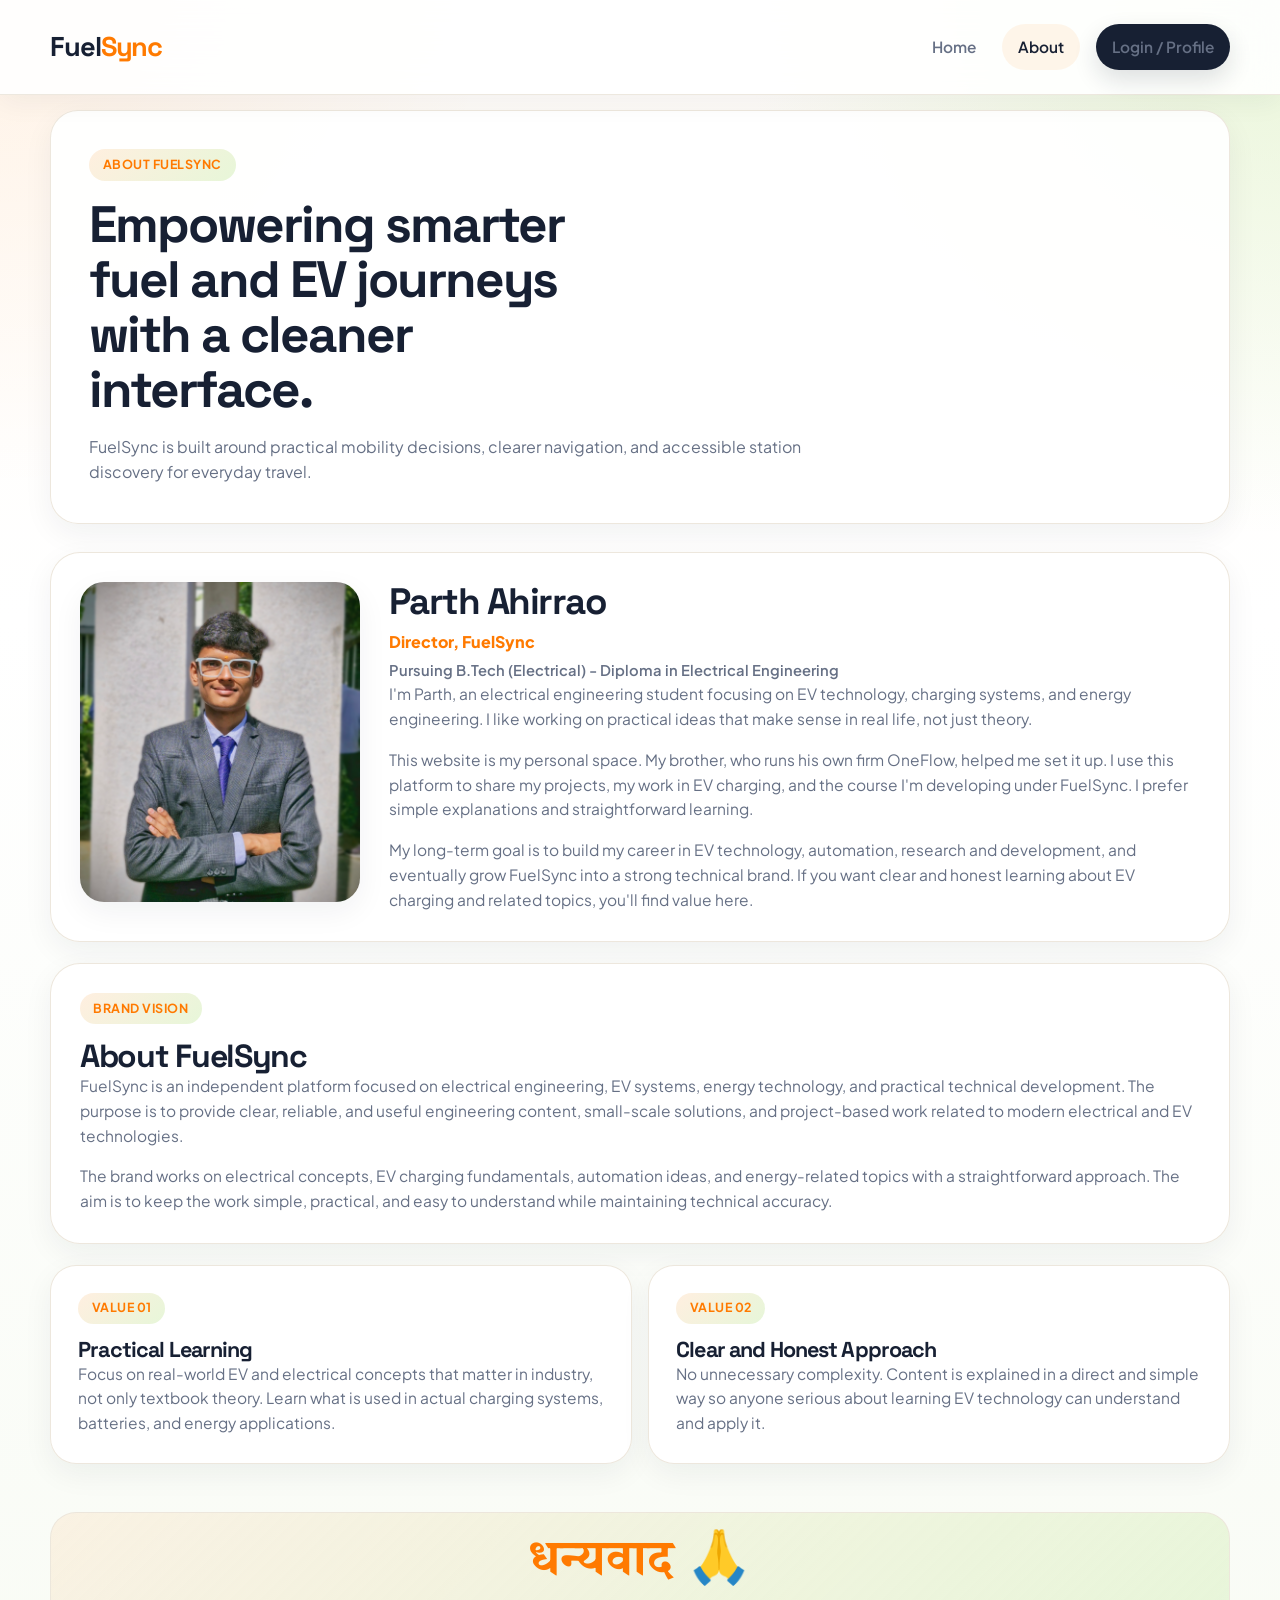
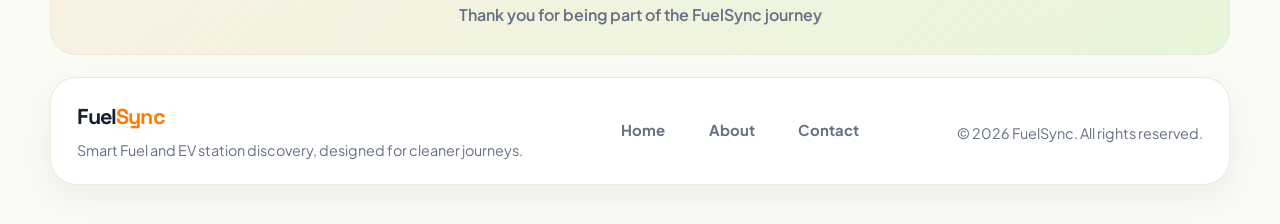
<file: about.html>
<!DOCTYPE html>
<html lang="en">

<head>
  <meta charset="UTF-8" />
  <meta name="viewport" content="width=device-width, initial-scale=1.0" />
  <title>About - FuelSync</title>

  <link rel="preconnect" href="https://fonts.googleapis.com" />
  <link rel="preconnect" href="https://fonts.gstatic.com" crossorigin />
  <link
    href="https://fonts.googleapis.com/css2?family=Noto+Serif+Devanagari:wght@700&family=Plus+Jakarta+Sans:wght@400;500;600;700;800&family=Space+Grotesk:wght@500;700&display=swap"
    rel="stylesheet" />
  <link rel="stylesheet" href="style.css" />
</head>

<body class="about-page">
  <header class="navbar">
    <div class="nav-shell page-shell">
      <a href="index.html" class="logo">Fuel<span>Sync</span></a>

      <nav class="nav-links" aria-label="Primary navigation">
        <a href="index.html">Home</a>
        <a href="about.html" class="active">About</a>
        <a href="index.html" class="btn-login nav-login-link">Login / Profile</a>
      </nav>
    </div>
  </header>

  <section class="about-hero">
    <div class="page-shell">
      <div class="about-hero-card">
        <span class="section-tag">About FuelSync</span>
        <h1>Empowering smarter fuel and EV journeys with a cleaner interface.</h1>
        <p>FuelSync is built around practical mobility decisions, clearer navigation, and accessible station discovery
          for everyday travel.</p>
      </div>
    </div>
  </section>

  <main class="about-container page-shell">
    <section class="about-card founder-section">
      <img src="ownerimg.jpeg" alt="Parth Ahirrao" class="founder-image" />

      <div class="founder-content">
        <h2>Parth Ahirrao</h2>

        <div class="subtitle">
          Director, FuelSync
          <span>Pursuing B.Tech (Electrical) - Diploma in Electrical Engineering</span>
        </div>

        <p>I'm Parth, an electrical engineering student focusing on EV technology, charging systems, and energy
          engineering. I like working on practical ideas that make sense in real life, not just theory.</p>
        <p>This website is my personal space. My brother, who runs his own firm OneFlow, helped me set it up. I use this
          platform to share my projects, my work in EV charging, and the course I'm developing under FuelSync. I prefer
          simple explanations and straightforward learning.</p>
        <p>My long-term goal is to build my career in EV technology, automation, research and development, and
          eventually grow FuelSync into a strong technical brand. If you want clear and honest learning about EV
          charging and related topics, you'll find value here.</p>
      </div>
    </section>

    <section class="about-card about-brand">
      <span class="section-tag">Brand Vision</span>
      <h2>About FuelSync</h2>
      <p>FuelSync is an independent platform focused on electrical engineering, EV systems, energy technology, and
        practical technical development. The purpose is to provide clear, reliable, and useful engineering content,
        small-scale solutions, and project-based work related to modern electrical and EV technologies.</p>
      <p>The brand works on electrical concepts, EV charging fundamentals, automation ideas, and energy-related topics
        with a straightforward approach. The aim is to keep the work simple, practical, and easy to understand while
        maintaining technical accuracy.</p>
    </section>

    <section class="values-section">
      <div class="value-card">
        <span class="section-tag">Value 01</span>
        <h3>Practical Learning</h3>
        <p>Focus on real-world EV and electrical concepts that matter in industry, not only textbook theory. Learn what
          is used in actual charging systems, batteries, and energy applications.</p>
      </div>

      <div class="value-card">
        <span class="section-tag">Value 02</span>
        <h3>Clear and Honest Approach</h3>
        <p>No unnecessary complexity. Content is explained in a direct and simple way so anyone serious about learning
          EV technology can understand and apply it.</p>
      </div>
    </section>
  </main>

  <section class="thank-you-section thank-you-compact">
    <div class="thank-you-content">
      <h2>&#2343;&#2344;&#2381;&#2351;&#2357;&#2366;&#2342; &#128591;</h2>
      <p>Thank you for being part of the FuelSync journey</p>
    </div>
  </section>

  <footer class="app-footer">
    <div class="footer-content page-shell">
      <div class="footer-left">
        <h4>Fuel<span>Sync</span></h4>
        <p>Smart Fuel and EV station discovery, designed for cleaner journeys.</p>
      </div>

      <div class="footer-center">
        <a href="index.html">Home</a>
        <a href="about.html">About</a>
        <a href="#">Contact</a>
      </div>

      <div class="footer-right">
        <p>&copy; 2026 FuelSync. All rights reserved.</p>
      </div>
    </div>
  </footer>
</body>

</html>
</file>
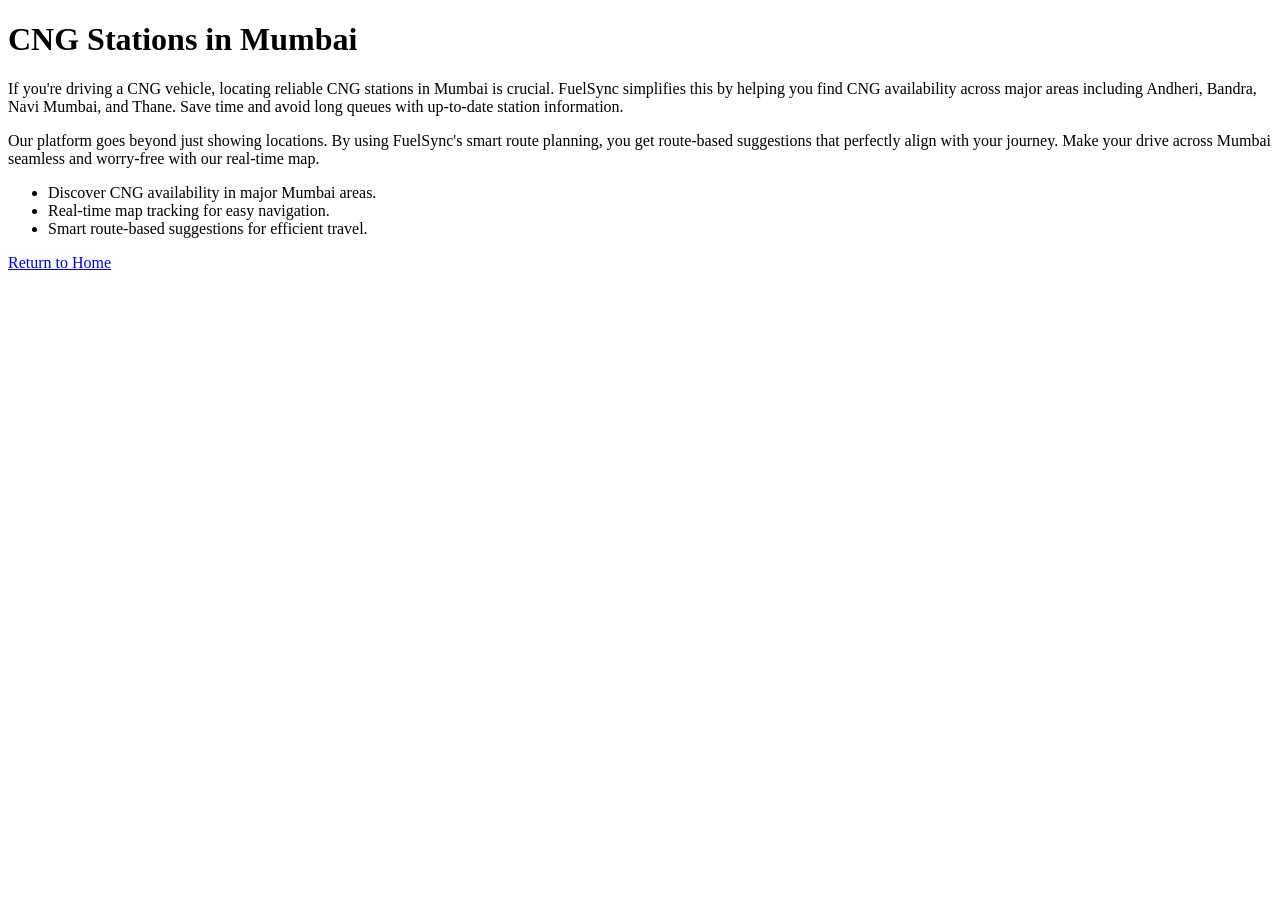
<file: cng-stations-in-mumbai.html>
<!DOCTYPE html>
<html lang="en">
<head>
  <meta charset="UTF-8">
  <meta name="viewport" content="width=device-width, initial-scale=1.0">
  <title>CNG Stations in Mumbai | FuelSync</title>
  <meta name="description" content="Find CNG stations in Mumbai with real-time map and smart route planning using FuelSync.">
</head>
<body>
  <h1>CNG Stations in Mumbai</h1>
  <p>If you're driving a CNG vehicle, locating reliable CNG stations in Mumbai is crucial. FuelSync simplifies this by helping you find CNG availability across major areas including Andheri, Bandra, Navi Mumbai, and Thane. Save time and avoid long queues with up-to-date station information.</p>
  <p>Our platform goes beyond just showing locations. By using FuelSync's smart route planning, you get route-based suggestions that perfectly align with your journey. Make your drive across Mumbai seamless and worry-free with our real-time map.</p>
  <ul>
    <li>Discover CNG availability in major Mumbai areas.</li>
    <li>Real-time map tracking for easy navigation.</li>
    <li>Smart route-based suggestions for efficient travel.</li>
  </ul>
  <a href="/">Return to Home</a>
</body>
</html>
</file>
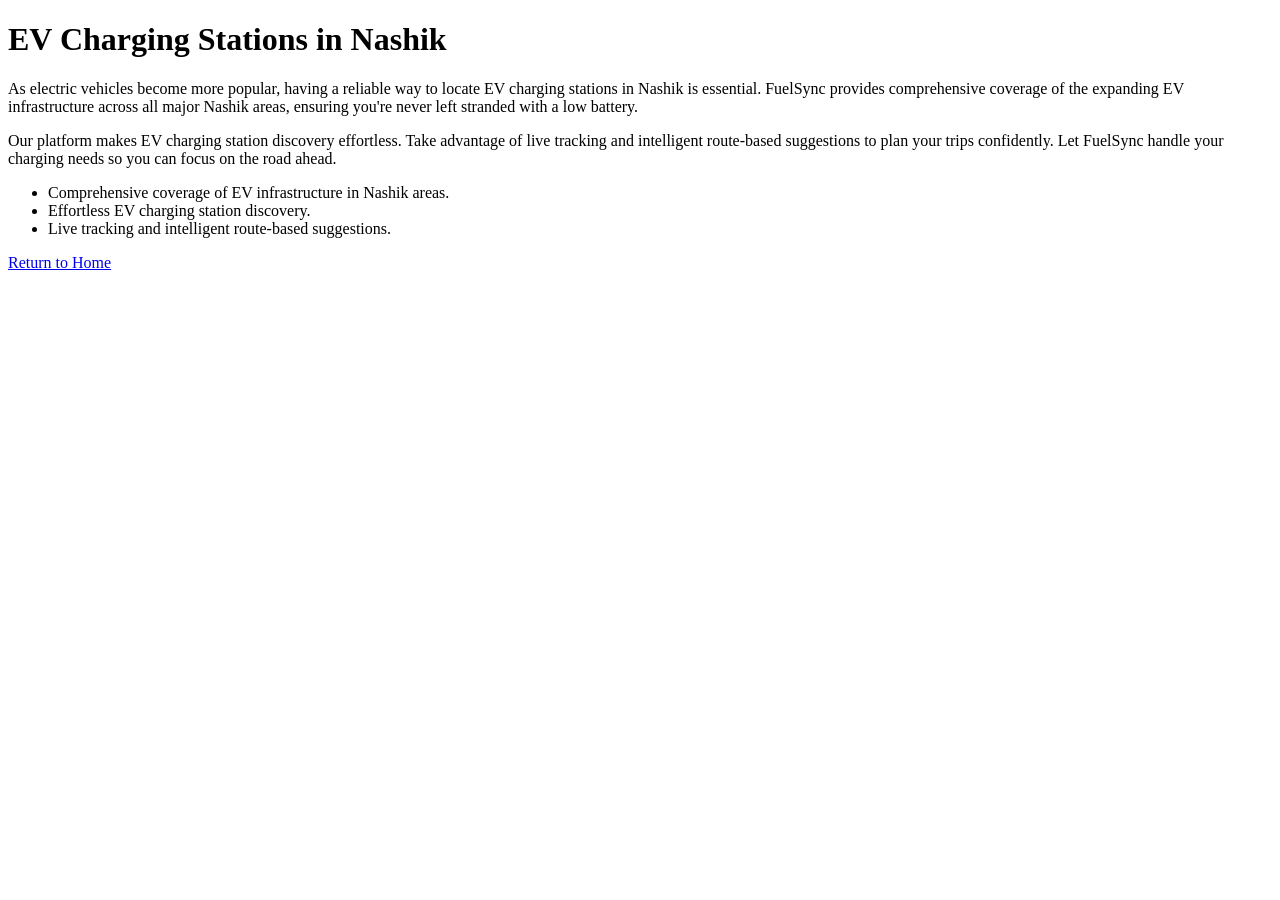
<file: ev-charging-stations-in-nashik.html>
<!DOCTYPE html>
<html lang="en">
<head>
  <meta charset="UTF-8">
  <meta name="viewport" content="width=device-width, initial-scale=1.0">
  <title>EV Charging Stations in Nashik | FuelSync</title>
  <meta name="description" content="Locate EV charging stations in Nashik with live tracking and route-based suggestions.">
</head>
<body>
  <h1>EV Charging Stations in Nashik</h1>
  <p>As electric vehicles become more popular, having a reliable way to locate EV charging stations in Nashik is essential. FuelSync provides comprehensive coverage of the expanding EV infrastructure across all major Nashik areas, ensuring you're never left stranded with a low battery.</p>
  <p>Our platform makes EV charging station discovery effortless. Take advantage of live tracking and intelligent route-based suggestions to plan your trips confidently. Let FuelSync handle your charging needs so you can focus on the road ahead.</p>
  <ul>
    <li>Comprehensive coverage of EV infrastructure in Nashik areas.</li>
    <li>Effortless EV charging station discovery.</li>
    <li>Live tracking and intelligent route-based suggestions.</li>
  </ul>
  <a href="/">Return to Home</a>
</body>
</html>
</file>
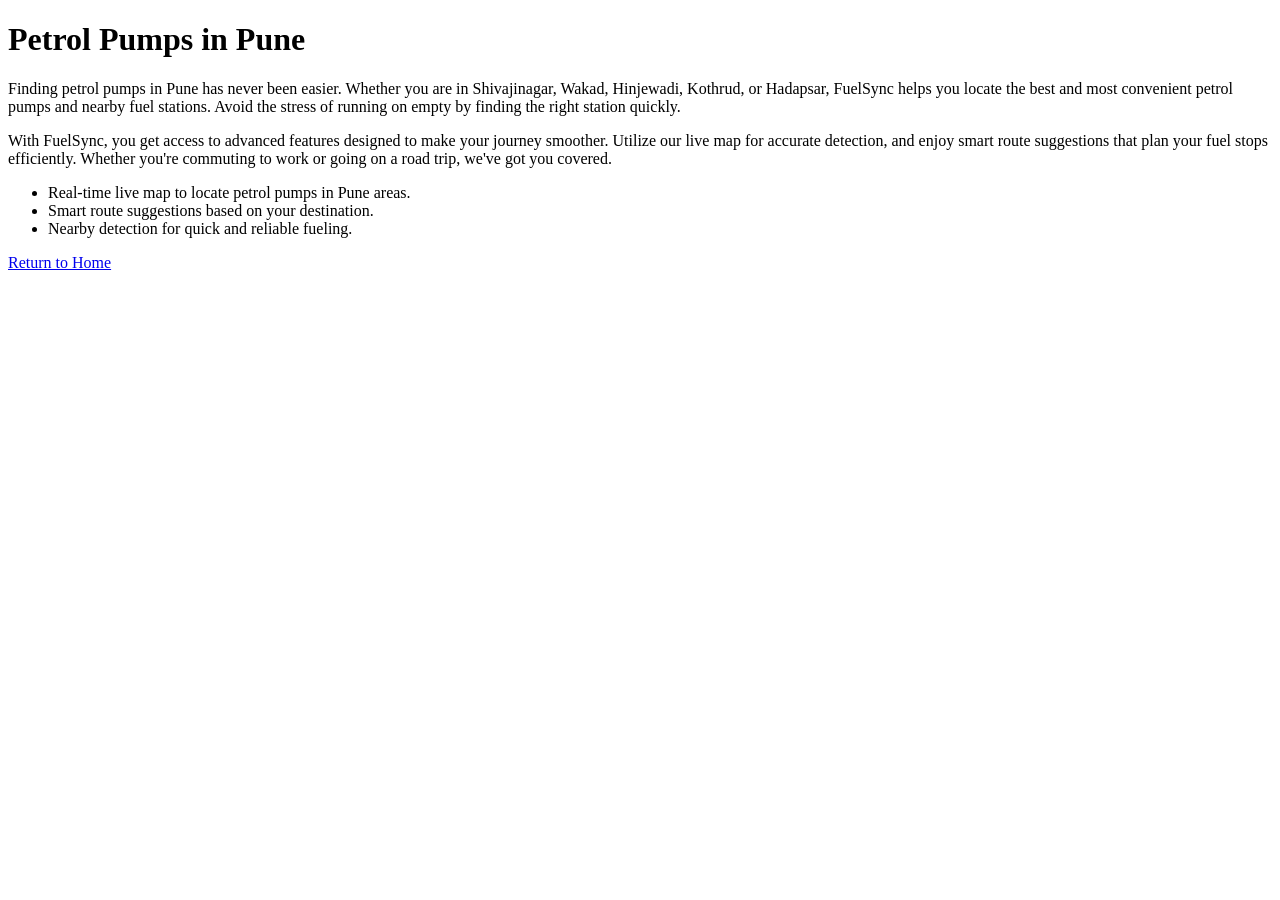
<file: petrol-pumps-in-pune.html>
<!DOCTYPE html>
<html lang="en">
<head>
  <meta charset="UTF-8">
  <meta name="viewport" content="width=device-width, initial-scale=1.0">
  <title>Petrol Pumps in Pune | FuelSync</title>
  <meta name="description" content="Find petrol pumps in Pune with live map, nearby detection, and smart route suggestions using FuelSync.">
</head>
<body>
  <h1>Petrol Pumps in Pune</h1>
  <p>Finding petrol pumps in Pune has never been easier. Whether you are in Shivajinagar, Wakad, Hinjewadi, Kothrud, or Hadapsar, FuelSync helps you locate the best and most convenient petrol pumps and nearby fuel stations. Avoid the stress of running on empty by finding the right station quickly.</p>
  <p>With FuelSync, you get access to advanced features designed to make your journey smoother. Utilize our live map for accurate detection, and enjoy smart route suggestions that plan your fuel stops efficiently. Whether you're commuting to work or going on a road trip, we've got you covered.</p>
  <ul>
    <li>Real-time live map to locate petrol pumps in Pune areas.</li>
    <li>Smart route suggestions based on your destination.</li>
    <li>Nearby detection for quick and reliable fueling.</li>
  </ul>
  <a href="/">Return to Home</a>
</body>
</html>
</file>
<file: style.css>
:root {
  --primary: #ff7a00;
  --primary-hover: #e86d00;
  --primary-soft: #fff1e2;
  --secondary: #cfeeb3;
  --secondary-strong: #71b34a;
  --secondary-soft: #f3faea;
  --bg-light: #fffdfa;
  --bg-muted: #f7f8f2;
  --surface: #ffffff;
  --surface-alt: #fffaf4;
  --border: #ece6dc;
  --border-strong: #ddd3c4;
  --text-dark: #172033;
  --text-muted: #667085;
  --text-soft: #8c94a6;
  --petrol-color: #ef4444;
  --cng-color: #2f9cf4;
  --success: #22a05a;
  --shadow-sm: 0 10px 30px rgba(23, 32, 51, 0.06);
  --shadow-md: 0 18px 48px rgba(23, 32, 51, 0.1);
  --shadow-lg: 0 24px 70px rgba(23, 32, 51, 0.14);
  --radius-sm: 12px;
  --radius-md: 20px;
  --radius-lg: 28px;
  --radius-pill: 999px;
  --shell-width: 1180px;
  --font-body: "Plus Jakarta Sans", sans-serif;
  --font-display: "Space Grotesk", sans-serif;
  --font-devanagari: "Noto Serif Devanagari", "Nirmala UI", serif;
}

* {
  margin: 0;
  padding: 0;
  box-sizing: border-box;
}

html {
  scroll-behavior: smooth;
}

body {
  min-height: 100vh;
  font-family: var(--font-body);
  color: var(--text-dark);
  background:
    radial-gradient(circle at top left, rgba(255, 122, 0, 0.08), transparent 22%),
    radial-gradient(circle at top right, rgba(207, 238, 179, 0.45), transparent 24%),
    linear-gradient(180deg, #fffcf8 0%, #ffffff 34%, #f8fbf4 100%);
  line-height: 1.6;
  padding-top: 94px;
  -webkit-font-smoothing: antialiased;
}

img {
  display: block;
  max-width: 100%;
}

button,
input,
textarea,
select {
  font: inherit;
}

button {
  border: 0;
  background: none;
  cursor: pointer;
}

a {
  color: inherit;
  text-decoration: none;
}

.page-shell {
  width: min(var(--shell-width), calc(100% - 2rem));
  margin: 0 auto;
}

.section-tag {
  display: inline-flex;
  align-items: center;
  gap: 0.45rem;
  padding: 0.35rem 0.85rem;
  border-radius: var(--radius-pill);
  background: linear-gradient(135deg, rgba(255, 122, 0, 0.12), rgba(207, 238, 179, 0.5));
  color: var(--primary);
  font-size: 0.78rem;
  font-weight: 700;
  letter-spacing: 0.04em;
  text-transform: uppercase;
}

.navbar {
  position: fixed;
  top: 0;
  right: 0;
  left: 0;
  z-index: 1200;
  background: rgba(255, 255, 255, 0.9);
  backdrop-filter: blur(18px);
  border-bottom: 1px solid rgba(236, 230, 220, 0.9);
  box-shadow: 0 8px 26px rgba(23, 32, 51, 0.05);
}

.nav-shell {
  min-height: 94px;
  display: flex;
  align-items: center;
  justify-content: space-between;
  gap: 1.5rem;
}

.logo {
  display: inline-flex;
  align-items: center;
  font-family: var(--font-display);
  font-size: 1.7rem;
  font-weight: 700;
  letter-spacing: -0.04em;
  color: var(--text-dark);
}

.logo span {
  color: var(--primary);
}

.nav-links {
  display: flex;
  align-items: center;
  gap: 0.65rem;
}

.nav-links > a {
  padding: 0.65rem 1rem;
  border-radius: var(--radius-pill);
  color: var(--text-muted);
  font-size: 0.96rem;
  font-weight: 600;
  transition: color 0.2s ease, background-color 0.2s ease, transform 0.2s ease;
}

.nav-links > a:hover,
.nav-links > a.active {
  color: var(--text-dark);
  background: rgba(255, 122, 0, 0.08);
}

.btn-login,
.header-action-btn,
.filter-btn,
.btn-plan-trip,
.popup-nav-btn {
  transition: transform 0.2s ease, box-shadow 0.2s ease, background-color 0.2s ease, color 0.2s ease, border-color 0.2s ease;
}

.btn-login {
  display: inline-flex;
  align-items: center;
  justify-content: center;
  min-height: 44px;
  padding: 0.72rem 1.2rem;
  border-radius: var(--radius-pill);
  background: var(--text-dark);
  color: #ffffff;
  font-size: 0.94rem;
  font-weight: 700;
  box-shadow: 0 10px 24px rgba(23, 32, 51, 0.14);
}

.btn-login:hover {
  transform: translateY(-1px);
  background: #111827;
}

.nav-login-link {
  margin-left: 0.35rem;
}

#authSection {
  display: flex;
  align-items: center;
  gap: 0.75rem;
}

#profileBox {
  position: relative;
  display: flex;
  align-items: center;
  gap: 0.65rem;
  min-height: 48px;
  padding: 0.45rem 0.7rem 0.45rem 0.45rem;
  border-radius: var(--radius-pill);
  background: rgba(255, 122, 0, 0.08);
  border: 1px solid rgba(255, 122, 0, 0.12);
  cursor: pointer;
}

#userPhoto {
  width: 38px;
  height: 38px;
  border-radius: 50%;
  object-fit: cover;
  border: 2px solid #ffffff;
  box-shadow: 0 8px 18px rgba(23, 32, 51, 0.14);
}

#userName {
  max-width: 150px;
  overflow: hidden;
  text-overflow: ellipsis;
  white-space: nowrap;
  font-size: 0.92rem;
  font-weight: 700;
  color: var(--text-dark);
}

.profile-caret {
  display: inline-flex;
  align-items: center;
  justify-content: center;
  width: 24px;
  height: 24px;
  border-radius: 50%;
  background: #ffffff;
  color: var(--primary);
  font-size: 0.9rem;
  font-weight: 700;
  line-height: 1;
}

#dropdownMenu {
  position: absolute;
  top: calc(100% + 0.75rem);
  right: 0;
  min-width: 170px;
  padding: 0.7rem;
  border-radius: 18px;
  background: rgba(255, 255, 255, 0.98);
  border: 1px solid rgba(236, 230, 220, 0.95);
  box-shadow: var(--shadow-md);
}

#dropdownMenu .btn-login {
  width: 100%;
}

.btn-logout {
  background: #ef4444;
}

.btn-logout:hover {
  background: #dc2626;
}

.hero-strip,
.about-hero {
  padding: 1rem 0 1.75rem;
}

.hero-strip-inner {
  display: grid;
  grid-template-columns: minmax(0, 1.35fr) minmax(300px, 0.85fr);
  gap: 1.25rem;
  align-items: stretch;
}

.hero-copy,
.hero-banner-card,
.about-hero-card,
.map-card,
.about-card,
.value-card,
.card {
  background: rgba(255, 255, 255, 0.92);
  border: 1px solid rgba(236, 230, 220, 0.95);
  box-shadow: var(--shadow-sm);
}

.hero-copy,
.hero-banner-card,
.about-hero-card {
  border-radius: var(--radius-lg);
}

.hero-copy {
  padding: 2rem 2.2rem;
}

.hero-copy h1,
.about-hero-card h1,
.map-heading h2,
.panel-heading h2,
.about-brand h2,
.founder-content h2,
.value-card h3 {
  font-family: var(--font-display);
  letter-spacing: -0.04em;
  line-height: 1.08;
}

.hero-copy h1 {
  max-width: 11.5ch;
  margin-top: 1rem;
  font-size: clamp(2rem, 4vw, 3.3rem);
}

.hero-copy p {
  max-width: 60ch;
  margin-top: 1rem;
  color: var(--text-muted);
  font-size: 1rem;
}

.hero-banner-card {
  padding: 1.5rem;
  display: flex;
  flex-direction: column;
  justify-content: center;
  gap: 0.65rem;
  min-height: 170px;
  background:
    linear-gradient(135deg, rgba(255, 122, 0, 0.08), rgba(255, 255, 255, 0.94)),
    linear-gradient(180deg, rgba(207, 238, 179, 0.3), rgba(255, 255, 255, 0.9));
}

.hero-banner-badge {
  display: inline-flex;
  width: fit-content;
  padding: 0.35rem 0.75rem;
  border-radius: var(--radius-pill);
  background: rgba(23, 32, 51, 0.08);
  color: var(--text-dark);
  font-size: 0.76rem;
  font-weight: 700;
  text-transform: uppercase;
  letter-spacing: 0.04em;
}

.hero-banner-card p {
  font-family: var(--font-display);
  font-size: 1.45rem;
  font-weight: 700;
  color: var(--text-dark);
}

.hero-banner-card span:last-child {
  color: var(--text-muted);
  font-size: 0.95rem;
}

.home-main {
  display: flex;
  flex-direction: column;
  gap: 2rem;
  padding-bottom: 3rem;
}

.map-card {
  padding: 1.5rem;
  border-radius: 30px;
}

.map-panel-header,
.panel-heading,
.footer-content {
  display: flex;
  align-items: center;
  justify-content: space-between;
  gap: 1rem;
}

.map-panel-header {
  margin-bottom: 1.2rem;
}

.map-heading p {
  margin-top: 0.45rem;
  color: var(--text-muted);
  font-size: 0.98rem;
}

.map-heading h2 {
  margin-top: 0.9rem;
  font-size: clamp(1.7rem, 3vw, 2.4rem);
}

.map-header-actions {
  display: flex;
  align-items: center;
  gap: 0.75rem;
}

.header-action-btn {
  min-height: 44px;
  padding: 0.75rem 1.05rem;
  border-radius: var(--radius-pill);
  border: 1px solid var(--border);
  background: #ffffff;
  color: var(--text-dark);
  font-size: 0.92rem;
  font-weight: 700;
}

.header-action-btn:hover {
  transform: translateY(-1px);
  box-shadow: 0 12px 22px rgba(23, 32, 51, 0.08);
}

.header-action-btn.accent {
  background: linear-gradient(135deg, var(--primary), #ff962f);
  border-color: transparent;
  color: #ffffff;
}

.map-stats-grid,
.feature-cards,
.values-section {
  display: grid;
  gap: 1rem;
}

.map-stats-grid {
  grid-template-columns: repeat(4, minmax(0, 1fr));
  margin-bottom: 1.15rem;
}

.stat-card {
  min-height: 108px;
  padding: 1rem 1.1rem;
  border-radius: 22px;
  background: #ffffff;
  border: 1px solid rgba(236, 230, 220, 0.9);
  display: flex;
  flex-direction: column;
  justify-content: space-between;
}

.stat-card span {
  font-size: 0.84rem;
  font-weight: 700;
  color: var(--text-muted);
}

.stat-card strong {
  font-family: var(--font-display);
  font-size: 2rem;
  line-height: 1;
}

.stat-card-primary {
  background: linear-gradient(135deg, rgba(255, 122, 0, 0.14), rgba(255, 255, 255, 0.96));
}

.stat-card-ev {
  background: linear-gradient(135deg, rgba(113, 179, 74, 0.14), rgba(255, 255, 255, 0.98));
}

.stat-card-petrol {
  background: linear-gradient(135deg, rgba(239, 68, 68, 0.1), rgba(255, 255, 255, 0.98));
}

.stat-card-cng {
  background: linear-gradient(135deg, rgba(47, 156, 244, 0.1), rgba(255, 255, 255, 0.98));
}

.map-wrapper {
  position: relative;
  min-height: 460px;
  height: min(66vh, 640px);
  overflow: hidden;
  border-radius: 28px;
  border: 1px solid rgba(236, 230, 220, 0.95);
  background: #eef2e8;
  box-shadow: inset 0 1px 0 rgba(255, 255, 255, 0.8);
}

.map-container {
  width: 100%;
  height: 100%;
}

.map-loader {
  position: absolute;
  inset: 0;
  display: flex;
  align-items: center;
  justify-content: center;
  background: rgba(255, 255, 255, 0.88);
  backdrop-filter: blur(6px);
  z-index: 1000;
  transition: opacity 0.3s ease;
}

.map-loader.hidden {
  opacity: 0;
  pointer-events: none;
}

.spinner {
  width: 46px;
  height: 46px;
  border: 4px solid rgba(255, 122, 0, 0.12);
  border-top-color: var(--primary);
  border-radius: 50%;
  animation: spinner 0.75s linear infinite;
}

@keyframes spinner {
  to {
    transform: rotate(360deg);
  }
}

.locate-btn {
  position: absolute;
  top: 1.25rem;
  right: 1.25rem;
  z-index: 1000;
  width: 50px;
  height: 50px;
  display: flex;
  align-items: center;
  justify-content: center;
  border-radius: 18px;
  background: rgba(255, 255, 255, 0.94);
  border: 1px solid rgba(236, 230, 220, 0.9);
  color: var(--text-dark);
  box-shadow: var(--shadow-sm);
}

.locate-btn:hover {
  color: var(--primary);
  transform: translateY(-1px);
}

/* ── City Selector (floating on map) ── */
.city-selector {
  position: absolute;
  top: 1.25rem;
  left: 1.25rem;
  z-index: 1000;
  display: flex;
  gap: 5px;
  padding: 5px 6px;
  border-radius: 14px;
  background: rgba(15, 23, 42, 0.82);
  backdrop-filter: blur(12px);
  border: 1px solid rgba(255, 255, 255, 0.08);
  box-shadow: 0 4px 20px rgba(0, 0, 0, 0.25);
}

.city-btn {
  padding: 6px 14px;
  border: none;
  border-radius: 9px;
  font-size: 0.78rem;
  font-weight: 700;
  cursor: pointer;
  background: rgba(255, 255, 255, 0.08);
  color: rgba(255, 255, 255, 0.6);
  transition: all 0.22s ease;
  font-family: var(--font-body);
  letter-spacing: 0.02em;
}

.city-btn:hover {
  background: rgba(255, 255, 255, 0.16);
  color: #fff;
}

.city-btn.active {
  background: linear-gradient(135deg, var(--primary), #ff9330);
  color: #fff;
  box-shadow: 0 3px 12px rgba(255, 122, 0, 0.35);
}

.city-btn:disabled {
  cursor: not-allowed;
  opacity: 0.5;
}

.city-selector.loading {
  animation: selectorPulse 1.2s ease-in-out infinite;
}

@keyframes selectorPulse {
  0%, 100% { box-shadow: 0 4px 20px rgba(0, 0, 0, 0.25); }
  50% { box-shadow: 0 4px 24px rgba(255, 122, 0, 0.35); }
}

.user-marker {
  width: 20px;
  height: 20px;
  background: #2f9cf4;
  border: 3px solid #ffffff;
  border-radius: 50%;
  box-shadow: 0 0 0 4px rgba(47, 156, 244, 0.18);
}

.toast-notification {
  position: absolute;
  top: 1.25rem;
  left: 50%;
  transform: translateX(-50%) translateY(-16px);
  z-index: 1001;
  min-width: 220px;
  padding: 0.7rem 1rem;
  border-radius: var(--radius-pill);
  background: rgba(23, 32, 51, 0.92);
  color: #ffffff;
  font-size: 0.88rem;
  font-weight: 700;
  text-align: center;
  box-shadow: var(--shadow-md);
  opacity: 0;
  pointer-events: none;
  transition: opacity 0.25s ease, transform 0.25s ease;
}

.toast-notification.show {
  opacity: 1;
  transform: translateX(-50%) translateY(0);
}

.map-controls {
  position: absolute;
  right: 1.25rem;
  bottom: 1.25rem;
  z-index: 1000;
  width: min(230px, calc(100% - 2.5rem));
  display: grid;
  grid-template-columns: repeat(2, minmax(0, 1fr));
  gap: 0.65rem;
  padding: 0.85rem;
  border-radius: 22px;
  background: rgba(255, 255, 255, 0.94);
  border: 1px solid rgba(236, 230, 220, 0.92);
  backdrop-filter: blur(12px);
  box-shadow: var(--shadow-md);
}

.filter-btn {
  min-height: 44px;
  padding: 0.65rem 0.85rem;
  border-radius: 14px;
  background: #ffffff;
  border: 1px solid rgba(221, 211, 196, 0.8);
  color: var(--text-muted);
  font-size: 0.92rem;
  font-weight: 700;
}

.filter-btn:hover,
.filter-btn:focus {
  color: var(--text-dark);
  border-color: rgba(255, 122, 0, 0.35);
  outline: none;
}

.filter-btn.active {
  background: linear-gradient(135deg, var(--primary), #ff9a32);
  border-color: transparent;
  color: #ffffff;
  box-shadow: 0 14px 24px rgba(255, 122, 0, 0.2);
}

.filter-btn[data-type="EV"]:focus {
  background: rgba(113, 179, 74, 0.14);
  border-color: rgba(113, 179, 74, 0.4);
}

.filter-btn[data-type="petrol"]:focus {
  background: rgba(239, 68, 68, 0.12);
  border-color: rgba(239, 68, 68, 0.35);
}

.filter-btn[data-type="CNG"]:focus {
  background: rgba(47, 156, 244, 0.12);
  border-color: rgba(47, 156, 244, 0.35);
}

.map-summary-strip {
  display: grid;
  grid-template-columns: repeat(4, minmax(0, 1fr));
  gap: 0.85rem;
  margin-top: 1rem;
}

.summary-chip {
  padding: 0.95rem 1rem;
  border-radius: 18px;
  background: rgba(255, 250, 244, 0.9);
  border: 1px solid rgba(236, 230, 220, 0.85);
}

.summary-chip span {
  display: block;
  color: var(--text-soft);
  font-size: 0.82rem;
  font-weight: 700;
}

.summary-chip strong {
  margin-top: 0.18rem;
  display: block;
  color: var(--text-dark);
  font-size: 1.22rem;
  font-weight: 800;
}

.panel-heading h2 {
  margin-top: 0.85rem;
  font-size: clamp(1.55rem, 2.8vw, 2rem);
}

.feature-cards {
  grid-template-columns: repeat(3, minmax(0, 1fr));
  margin-top: 1rem;
}

.card {
  position: relative;
  padding: 1.5rem;
  border-radius: 26px;
  overflow: hidden;
  transition: transform 0.22s ease, box-shadow 0.22s ease, border-color 0.22s ease;
}

.card::after {
  content: "";
  position: absolute;
  inset: auto -40px -70px auto;
  width: 150px;
  height: 150px;
  border-radius: 50%;
  background: radial-gradient(circle, rgba(255, 122, 0, 0.1), transparent 70%);
  pointer-events: none;
}

.card:hover {
  transform: translateY(-5px);
  border-color: rgba(255, 122, 0, 0.2);
  box-shadow: var(--shadow-md);
}

.interactive-card {
  cursor: pointer;
}

.card-icon {
  width: 56px;
  height: 56px;
  display: inline-flex;
  align-items: center;
  justify-content: center;
  border-radius: 18px;
  background: linear-gradient(135deg, rgba(255, 122, 0, 0.15), rgba(207, 238, 179, 0.55));
  color: var(--primary);
}

.card-label {
  display: block;
  margin-top: 1.2rem;
  color: var(--primary);
  font-size: 0.78rem;
  font-weight: 800;
  letter-spacing: 0.04em;
  text-transform: uppercase;
}

.card h3 {
  margin-top: 0.5rem;
  font-size: 1.3rem;
  line-height: 1.2;
  color: var(--text-dark);
}

.card p {
  margin-top: 0.7rem;
  color: var(--text-muted);
  font-size: 0.95rem;
}

.feature-card-actions {
  display: grid;
  gap: 0.7rem;
  margin-top: 1.3rem;
}

.btn-plan-trip {
  min-height: 50px;
  padding: 0.9rem 1.2rem;
  border-radius: var(--radius-pill);
  background: linear-gradient(135deg, var(--primary), #ff9330);
  color: #ffffff;
  font-size: 0.95rem;
  font-weight: 800;
  box-shadow: 0 16px 30px rgba(255, 122, 0, 0.2);
}

.btn-plan-trip:hover {
  transform: translateY(-1px);
  box-shadow: 0 18px 34px rgba(255, 122, 0, 0.28);
}

.feature-card-btn {
  width: 100%;
}

.feature-card-danger {
  background: linear-gradient(135deg, #ef4444, #dc2626);
  box-shadow: 0 16px 30px rgba(239, 68, 68, 0.2);
}

.feature-card-danger:hover {
  box-shadow: 0 18px 34px rgba(239, 68, 68, 0.26);
}

.future-grid .future-card .card-icon {
  color: var(--secondary-strong);
}

.thank-you-section {
  padding: 1.5rem 0 0.65rem;
}

.thank-you-content {
  width: min(var(--shell-width), calc(100% - 2rem));
  margin: 0 auto;
  padding: 1.6rem;
  border-radius: 26px;
  background: linear-gradient(135deg, rgba(255, 122, 0, 0.08), rgba(207, 238, 179, 0.42));
  border: 1px solid rgba(236, 230, 220, 0.95);
  text-align: center;
}

.thank-you-content h2 {
  font-family: var(--font-devanagari);
  font-size: clamp(2rem, 4vw, 3.2rem);
  color: var(--primary);
  line-height: 1.1;
}

.thank-you-content p {
  margin-top: 0.45rem;
  color: var(--text-muted);
  font-weight: 600;
}

.thank-you-compact {
  padding-top: 0;
}

.app-footer {
  padding: 0.75rem 0 2.4rem;
}

.footer-content {
  padding: 1.4rem 1.6rem;
  border-radius: 26px;
  background: rgba(255, 255, 255, 0.94);
  border: 1px solid rgba(236, 230, 220, 0.95);
  box-shadow: var(--shadow-sm);
}

.footer-left h4 {
  font-family: var(--font-display);
  font-size: 1.35rem;
  letter-spacing: -0.04em;
}

.footer-left h4 span {
  color: var(--primary);
}

.footer-left p,
.footer-right p {
  margin-top: 0.25rem;
  color: var(--text-muted);
  font-size: 0.9rem;
}

.footer-center {
  display: flex;
  align-items: center;
  gap: 1rem;
}

.footer-center a {
  padding: 0.55rem 0.85rem;
  border-radius: var(--radius-pill);
  color: var(--text-muted);
  font-size: 0.93rem;
  font-weight: 700;
}

.footer-center a:hover {
  color: var(--text-dark);
  background: rgba(255, 122, 0, 0.08);
}

.modal-overlay {
  position: fixed;
  inset: 0;
  z-index: 2000;
  display: flex;
  align-items: center;
  justify-content: center;
  padding: 1.25rem;
  background: rgba(23, 32, 51, 0.32);
  backdrop-filter: blur(10px);
  opacity: 1;
  transition: opacity 0.25s ease;
}

.modal-overlay.hidden {
  opacity: 0;
  pointer-events: none;
}

.modal-content {
  width: min(560px, 100%);
  border-radius: 28px;
  background: #ffffff;
  border: 1px solid rgba(236, 230, 220, 0.95);
  box-shadow: var(--shadow-lg);
  overflow: hidden;
  transform: translateY(0) scale(1);
  transition: transform 0.25s ease;
}

.modal-overlay.hidden .modal-content {
  transform: translateY(18px) scale(0.98);
}

.modal-content-compact {
  width: min(420px, 100%);
}

.modal-header {
  display: flex;
  align-items: center;
  justify-content: space-between;
  gap: 0.75rem;
  padding: 1.35rem 1.45rem;
  border-bottom: 1px solid rgba(236, 230, 220, 0.95);
  background: linear-gradient(135deg, rgba(255, 122, 0, 0.08), rgba(207, 238, 179, 0.2));
}

.modal-header h2 {
  font-family: var(--font-display);
  font-size: 1.35rem;
  letter-spacing: -0.03em;
}

.close-btn {
  width: 40px;
  height: 40px;
  display: inline-flex;
  align-items: center;
  justify-content: center;
  border-radius: 14px;
  background: rgba(255, 255, 255, 0.85);
  color: var(--text-muted);
  font-size: 1.4rem;
}

.close-btn:hover {
  color: var(--text-dark);
}

.modal-body {
  display: grid;
  gap: 1.1rem;
  padding: 1.45rem;
}

.modal-copy {
  text-align: center;
  color: var(--text-muted);
}

.form-group label {
  display: block;
  margin-bottom: 0.55rem;
  font-size: 0.92rem;
  font-weight: 700;
  color: var(--text-dark);
}

.service-options,
.start-options {
  display: flex;
  flex-wrap: wrap;
  gap: 0.7rem;
}

.service-options label,
.start-options label {
  display: inline-flex;
  align-items: center;
  gap: 0.45rem;
  padding: 0.7rem 0.95rem;
  border-radius: var(--radius-pill);
  background: rgba(247, 248, 242, 0.95);
  border: 1px solid rgba(236, 230, 220, 0.9);
  color: var(--text-muted);
  font-size: 0.9rem;
  font-weight: 600;
  cursor: pointer;
}

input[type="radio"] {
  accent-color: var(--primary);
}

.trip-input {
  width: 100%;
  min-height: 50px;
  padding: 0.9rem 1rem;
  border-radius: 16px;
  border: 1px solid rgba(221, 211, 196, 0.95);
  background: #ffffff;
  color: var(--text-dark);
}

.trip-input:focus {
  outline: none;
  border-color: rgba(255, 122, 0, 0.45);
  box-shadow: 0 0 0 4px rgba(255, 122, 0, 0.08);
}

.trip-input.hidden {
  display: none;
}

.submit-btn {
  width: 100%;
}

.custom-marker {
  width: 32px;
  height: 32px;
  border-radius: 50% 50% 50% 0;
  transform: rotate(-45deg);
  border: 3px solid #ffffff;
  box-shadow: 0 12px 24px rgba(23, 32, 51, 0.22);
}

.marker-ev {
  background: var(--secondary-strong);
}

.marker-petrol {
  background: var(--petrol-color);
}

.marker-cng {
  background: var(--cng-color);
}

.leaflet-control-zoom {
  border: none !important;
  box-shadow: var(--shadow-sm) !important;
}

.leaflet-control-zoom a {
  width: 36px !important;
  height: 36px !important;
  line-height: 36px !important;
  border: none !important;
  color: var(--text-dark) !important;
}

.leaflet-popup-content-wrapper {
  padding: 0 !important;
  border-radius: 22px !important;
  box-shadow: var(--shadow-lg) !important;
}

.leaflet-popup-content {
  margin: 0 !important;
  width: auto !important;
}

.leaflet-popup-tip {
  box-shadow: var(--shadow-sm) !important;
}

.station-popup {
  min-width: 220px;
  padding: 1.2rem;
  text-align: center;
}

.popup-name {
  font-size: 1rem;
  font-weight: 800;
  color: var(--text-dark);
}

.popup-badge {
  display: inline-flex;
  margin: 0 0.2rem 0.45rem;
  padding: 0.3rem 0.7rem;
  border-radius: var(--radius-pill);
  color: #ffffff;
  font-size: 0.75rem;
  font-weight: 700;
}

.popup-badge.EV {
  background: var(--secondary-strong);
}

.popup-badge.petrol {
  background: var(--petrol-color);
}

.popup-badge.CNG {
  background: var(--cng-color);
}

.smart-confidence-badge {
  display: inline-flex;
  align-items: center;
  justify-content: center;
  margin: 0 0 0.7rem;
  padding: 0.3rem 0.65rem;
  border-radius: var(--radius-pill);
  color: #ffffff;
  font-size: 0.72rem;
  font-weight: 800;
}

.smart-confidence-high {
  background: #16a34a;
}

.smart-confidence-medium {
  background: #f59e0b;
}

.smart-confidence-low {
  background: #ef4444;
}

.smart-explanation {
  margin: 0 0 0.8rem;
  color: var(--text-muted);
  font-size: 0.82rem;
  font-weight: 600;
  line-height: 1.4;
}

.popup-nav-btn {
  display: inline-flex;
  width: 100%;
  align-items: center;
  justify-content: center;
  margin-top: 0.5rem;
  padding: 0.8rem 1rem;
  border-radius: 16px;
  background: linear-gradient(135deg, var(--primary), #ff9a32);
  color: #ffffff;
  font-size: 0.9rem;
  font-weight: 800;
}

.popup-nav-btn:hover {
  transform: translateY(-1px);
}

.about-hero-card {
  padding: 2.4rem;
}

.about-hero-card h1 {
  max-width: 15ch;
  margin-top: 1rem;
  font-size: clamp(2.1rem, 4vw, 3.5rem);
}

.about-hero-card p {
  max-width: 62ch;
  margin-top: 1rem;
  color: var(--text-muted);
}

.about-container {
  display: flex;
  flex-direction: column;
  gap: 1.3rem;
  padding-bottom: 3rem;
}

.about-card {
  padding: 1.8rem;
  border-radius: 30px;
}

.founder-section {
  display: grid;
  grid-template-columns: minmax(240px, 280px) minmax(0, 1fr);
  gap: 1.8rem;
  align-items: start;
}

.founder-image {
  width: 100%;
  height: 320px;
  border-radius: 24px;
  object-fit: cover;
  box-shadow: var(--shadow-sm);
}

.founder-content h2 {
  font-size: clamp(1.7rem, 3vw, 2.3rem);
}

.subtitle {
  margin-top: 0.45rem;
  color: var(--primary);
  font-size: 1rem;
  font-weight: 800;
}

.subtitle span {
  display: block;
  margin-top: 0.25rem;
  color: var(--text-muted);
  font-size: 0.92rem;
  font-weight: 600;
}

.founder-content p,
.about-brand p,
.value-card p {
  color: var(--text-muted);
  font-size: 0.97rem;
}

.founder-content p + p,
.about-brand p + p {
  margin-top: 1rem;
}

.about-brand h2 {
  margin-top: 0.95rem;
  font-size: clamp(1.55rem, 3vw, 2rem);
}

.values-section {
  grid-template-columns: repeat(2, minmax(0, 1fr));
}

.value-card {
  padding: 1.7rem;
  border-radius: 26px;
}

.value-card h3 {
  margin-top: 0.9rem;
  font-size: 1.35rem;
}

@media (max-width: 1100px) {
  .hero-strip-inner,
  .feature-cards,
  .map-stats-grid,
  .map-summary-strip,
  .values-section,
  .founder-section {
    grid-template-columns: repeat(2, minmax(0, 1fr));
  }

  .hero-copy h1,
  .about-hero-card h1 {
    max-width: none;
  }
}

@media (max-width: 900px) {
  body {
    padding-top: 88px;
  }

  .nav-shell {
    min-height: 88px;
  }

  .hero-strip-inner,
  .feature-cards,
  .map-stats-grid,
  .map-summary-strip,
  .values-section,
  .founder-section {
    grid-template-columns: 1fr;
  }

  .map-panel-header,
  .panel-heading,
  .footer-content {
    flex-direction: column;
    align-items: flex-start;
  }

  .footer-center {
    flex-wrap: wrap;
  }
}

@media (max-width: 720px) {
  .page-shell {
    width: min(var(--shell-width), calc(100% - 1rem));
  }

  .nav-shell {
    gap: 0.8rem;
  }

  .logo {
    font-size: 1.45rem;
  }

  .nav-links {
    gap: 0.35rem;
  }

  .nav-links > a {
    padding: 0.55rem 0.75rem;
    font-size: 0.88rem;
  }

  .btn-login,
  .header-action-btn {
    min-height: 42px;
    padding: 0.68rem 0.95rem;
  }

  #userName {
    max-width: 92px;
  }

  .hero-copy,
  .hero-banner-card,
  .about-hero-card,
  .map-card,
  .about-card,
  .card,
  .value-card,
  .footer-content {
    border-radius: 22px;
  }

  .hero-copy,
  .about-hero-card,
  .map-card,
  .about-card,
  .card,
  .value-card {
    padding: 1.2rem;
  }

  .map-wrapper {
    min-height: 420px;
    height: 58vh;
    border-radius: 22px;
  }

  .map-controls {
    right: 0.85rem;
    bottom: 0.85rem;
    width: calc(100% - 1.7rem);
  }

  .locate-btn,
  .toast-notification {
    top: 0.85rem;
  }

  .toast-notification {
    width: calc(100% - 1.7rem);
    min-width: 0;
  }

  .service-options,
  .start-options {
    flex-direction: column;
  }
}
</file>
